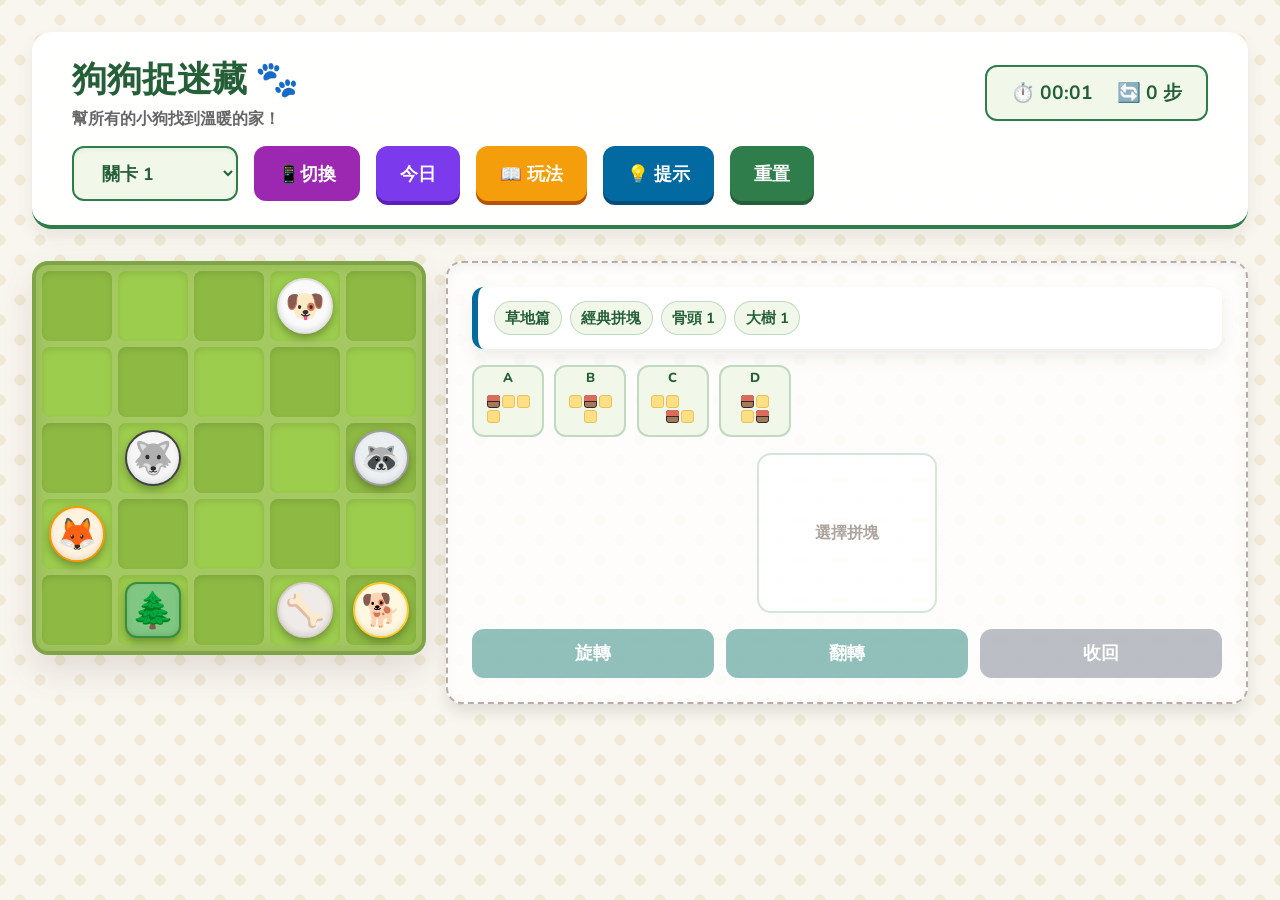
<file: index.html>
<!DOCTYPE html>
<html lang="zh-TW">
<head>
    <meta charset="UTF-8">
    <meta name="viewport" content="width=device-width, initial-scale=1.0, maximum-scale=1.0, user-scalable=no">
    <title>狗狗捉迷藏 | Puppy Hide and Seek</title>
    <link rel="stylesheet" href="style.css">
    <link href="https://fonts.googleapis.com/css2?family=Fredoka:wght@400;600&family=Nunito:wght@400;700&display=swap" rel="stylesheet">
</head>
<body>
    <div class="game-wrapper">
        <header>
            <div class="title-container">
                <h1>狗狗捉迷藏 🐾</h1>
                <p>幫所有的小狗找到溫暖的家！</p>
            </div>
            
            <div class="stats-board">
                <div class="stat"><span class="icon">⏱️</span> <span id="time-display">00:00</span></div>
                <div class="stat"><span class="icon">🔄</span> <span id="moves-display">0</span> 步</div>
            </div>

            <div class="controls">
                <div class="select-wrapper">
                    <select id="level-select">
                        <!-- JS 將自動填入關卡 -->
                    </select>
                </div>
                <button id="toggle-mode-btn" class="btn" style="background: #9c27b0; color: white;" title="切換手機/電腦視圖">📱切換</button>
                <button id="daily-btn" class="btn challenge" title="跳到今日挑戰關卡">今日</button>
                <button id="instructions-btn" class="btn guide" type="button">📖 玩法</button>
                <button id="solve-btn" class="btn hint">💡 提示</button>
                <button id="reset-btn" class="btn primary">重置</button>
            </div>
        </header>
        
        <main class="game-area">
            <section class="play-section" aria-label="遊戲操作區">
                <div class="board-section">
                    <div id="board" class="board"></div>
                </div>

                <div class="piece-control-panel">
                    <div id="level-summary" class="level-summary" aria-live="polite"></div>
                    <div id="pieces-tray" class="piece-picker" aria-label="拼塊選擇列"></div>
                    <div class="active-piece-panel">
                        <div id="active-piece-slot" class="active-piece-slot"></div>
                        <div class="piece-actions">
                            <button id="rotate-piece-btn" class="btn piece-action" type="button">旋轉</button>
                            <button id="flip-piece-btn" class="btn piece-action" type="button">翻轉</button>
                            <button id="recall-piece-btn" class="btn piece-action muted" type="button">收回</button>
                        </div>
                    </div>
                </div>
            </section>
        </main>
        
        <div id="victory-modal" class="modal">
            <div class="modal-content">
                <div class="confetti">🎉</div>
                <h2>挑戰成功！</h2>
                <div class="stars-container" id="victory-stars">
                    <span class="star">⭐</span>
                    <span class="star">⭐</span>
                    <span class="star">⭐</span>
                </div>
                <p>耗時: <span id="vic-time"></span> | 步數: <span id="vic-moves"></span></p>
                <p id="vic-msg" style="color: #666; font-size: 0.9rem; margin-bottom: 1rem;"></p>
                <div id="victory-badges" class="victory-badges"></div>
                <button id="next-level-btn" class="btn success">前往下一關</button>
            </div>
        </div>
        <div id="solution-modal" class="modal">
            <div class="modal-content" style="border-top: 10px solid #03A9F4; transform: scale(1);">
                <h2 id="hint-modal-title">💡 關卡提示</h2>
                <p id="hint-text">先觀察小狗、骨頭與大樹的位置，再決定哪一塊最受限制。</p>
                <div id="solution-board-container" style="margin: 2rem auto; display: flex; justify-content: center;"></div>
                <button id="close-solution-btn" class="btn primary">我知道了！繼續挑戰</button>
            </div>
        </div>
        <div id="instructions-modal" class="modal">
            <div class="modal-content guide-modal-content">
                <h2>📖 玩法說明</h2>
                <div class="rule-card-grid">
                    <div class="rule-card">
                        <span class="rule-icon">🏠</span>
                        <div><b>房子</b><span>必須蓋在小狗上。</span></div>
                    </div>
                    <div class="rule-card">
                        <span class="rule-icon">🐾</span>
                        <div><b>路徑</b><span>絕對不能蓋到小狗。</span></div>
                    </div>
                    <div class="rule-card">
                        <span class="rule-icon">🦴</span>
                        <div><b>骨頭</b><span>必須被路徑蓋住。</span></div>
                    </div>
                    <div class="rule-card">
                        <span class="rule-icon">🌲</span>
                        <div><b>大樹</b><span>不能被任何東西蓋住。</span></div>
                    </div>
                    <div class="rule-card">
                        <span class="rule-icon">🌷</span>
                        <div><b>花圃 / 泥地</b><span>花圃不能被路徑蓋住，泥地不能被房子蓋住。</span></div>
                    </div>
                    <div class="rule-card">
                        <span class="rule-icon">🕳️</span>
                        <div><b>地洞 / 柵欄</b><span>地洞要對準拼塊空洞，柵欄不能被蓋住。</span></div>
                    </div>
                    <div class="rule-card">
                        <span class="rule-icon">🔗</span>
                        <div><b>大師篇</b><span>所有路徑必須互相連通。</span></div>
                    </div>
                    <div class="rule-card rule-card-wide">
                        <span class="rule-icon">☝️</span>
                        <div><b>操作</b><span>點縮小拼塊進入擺盤；可旋轉、翻轉，再點底盤格或拖曳放置。一次只能操作一塊。</span></div>
                    </div>
                </div>
                <button id="close-instructions-btn" class="btn primary">開始挑戰</button>
            </div>
        </div>
        <div id="assistive-status" class="sr-only" aria-live="polite"></div>
    </div>
    <script src="levels.js"></script>
    <script src="game.js"></script>
</body>
</html>
</file>
<file: style.css>
:root {
    --primary: #2F7D4A;
    --primary-dark: #255F38;
    --board-bg: #8EBA43;
    --board-border: #A5C962;
    --path-color: #FFDF85;
    --path-border: #E8C15A;
    --house-color: #A37B5C;
    --house-roof: #D96C5C;
    --bg-color: #F9F6F0;
    --text-main: #5C4A3D;
    --shadow: 0 8px 16px rgba(92, 74, 61, 0.1);
    --cell-size: 70px;
    --gap: 6px;
}

* {
    box-sizing: border-box;
    margin: 0;
    padding: 0;
    user-select: none;
}

body {
    font-family: 'Nunito', 'Segoe UI', sans-serif;
    background-color: var(--bg-color);
    background-image: radial-gradient(#F0EAD6 20%, transparent 20%), radial-gradient(#F0EAD6 20%, transparent 20%);
    background-position: 0 0, 20px 20px;
    background-size: 40px 40px;
    color: var(--text-main);
    display: flex;
    justify-content: center;
    padding: 2rem;
    min-height: 100vh;
    overflow-x: hidden;
}

.game-wrapper {
    max-width: 1220px;
    width: 100%;
    display: flex;
    flex-direction: column;
    gap: 2rem;
}

header {
    display: flex;
    justify-content: space-between;
    align-items: center;
    flex-wrap: wrap;
    gap: 1rem;
    background: rgba(255, 255, 255, 0.95);
    padding: 1.5rem 2.5rem;
    border-radius: 20px;
    box-shadow: var(--shadow);
    border-bottom: 4px solid var(--primary);
    backdrop-filter: blur(10px);
}

.stats-board {
    display: flex;
    gap: 1.5rem;
    background: #F1F8E9;
    padding: 0.8rem 1.5rem;
    border-radius: 12px;
    border: 2px solid var(--primary);
    font-weight: 700;
    color: var(--primary-dark);
    font-size: 1.2rem;
}

.title-container h1 {
    font-family: 'Fredoka', sans-serif;
    color: var(--primary-dark);
    font-size: 2.2rem;
    margin-bottom: 0.3rem;
}

.title-container p {
    color: #666;
    font-weight: 600;
}

.controls {
    display: flex;
    flex-wrap: wrap;
    gap: 1rem;
}

select, .btn {
    font-family: 'Nunito', sans-serif;
    font-size: 1.1rem;
    padding: 0.8rem 1.5rem;
    border-radius: 12px;
    border: none;
    cursor: pointer;
    font-weight: bold;
    transition: all 0.2s cubic-bezier(0.175, 0.885, 0.32, 1.275);
}

select {
    background: #F1F8E9;
    color: var(--primary-dark);
    border: 2px solid var(--primary);
    outline: none;
    box-shadow: inset 0 2px 4px rgba(0,0,0,0.05);
}

.btn.primary {
    background: var(--primary);
    color: white;
    box-shadow: 0 4px 0 var(--primary-dark);
}

.btn.primary:hover {
    transform: translateY(2px);
    box-shadow: 0 2px 0 var(--primary-dark);
}

.btn.primary:active {
    transform: translateY(4px);
    box-shadow: none;
}

.btn.hint {
    background: #0369A1;
    color: white;
    box-shadow: 0 4px 0 #024E78;
}

.btn.hint:hover {
    transform: translateY(2px);
    box-shadow: 0 2px 0 #024E78;
}

.btn.hint:active {
    transform: translateY(4px);
    box-shadow: none;
}

.btn.challenge {
    background: #7C3AED;
    color: white;
    box-shadow: 0 4px 0 #5B21B6;
}

.btn.challenge:hover {
    transform: translateY(2px);
    box-shadow: 0 2px 0 #5B21B6;
}

.btn.challenge:active {
    transform: translateY(4px);
    box-shadow: none;
}

.btn.guide {
    background: #F59E0B;
    color: white;
    box-shadow: 0 4px 0 #B45309;
}

.btn.guide:hover {
    transform: translateY(2px);
    box-shadow: 0 2px 0 #B45309;
}

.btn.guide:active {
    transform: translateY(4px);
    box-shadow: none;
}

.btn:focus-visible,
select:focus-visible,
.piece-selector:focus-visible,
.piece:focus-visible,
.board:focus-visible {
    outline: 4px solid #2F5F8F;
    outline-offset: 4px;
}

.game-area {
    display: grid;
    grid-template-columns: minmax(0, 1fr);
    gap: 1.25rem;
    align-items: start;
    justify-content: center;
}

.play-section {
    display: grid;
    grid-template-columns: max-content minmax(300px, 1fr);
    gap: 1.25rem;
    align-items: start;
    min-width: 0;
    justify-self: center;
    width: 100%;
}

:root.mobile-mode {
    --cell-size: clamp(44px, 15.5vw, 62px);
    --gap: clamp(4px, 1.2vw, 6px);
}
:root.mobile-mode body {
    padding: 0.75rem;
}
:root.mobile-mode header {
    padding: 1rem;
    flex-direction: column;
    align-items: stretch;
    text-align: center;
}
:root.mobile-mode .stats-board {
    justify-content: center;
    font-size: 1rem;
}
:root.mobile-mode .controls {
    justify-content: center;
}
:root.mobile-mode select,
:root.mobile-mode .btn {
    flex: 1 1 132px;
    min-height: 48px;
    padding: 0.75rem 0.9rem;
}
:root.mobile-mode .title-container h1 {
    font-size: 1.8rem;
}
:root.mobile-mode .cell {
    font-size: 1.8rem;
}
:root.mobile-mode .piece-block {
    font-size: 1.4rem;
}
:root.mobile-mode .dog-token {
    font-size: 1.5rem;
}
:root.mobile-mode .tree {
    font-size: 1.6rem;
}
:root.mobile-mode .flower,
:root.mobile-mode .mud,
:root.mobile-mode .hole,
:root.mobile-mode .fence {
    font-size: 1.4rem;
}
:root.mobile-mode .game-area {
    grid-template-columns: minmax(0, 1fr);
    gap: 1.25rem;
}
:root.mobile-mode .panel-section {
    flex-direction: column;
}

:root.mobile-mode .play-section {
    grid-template-columns: minmax(0, 1fr);
    justify-items: center;
}

:root.mobile-mode .piece-control-panel {
    width: 100%;
    padding: 0.85rem;
    gap: 0.75rem;
}

:root.mobile-mode .active-piece-panel {
    grid-template-columns: minmax(0, 1fr);
}

:root.mobile-mode .active-piece-slot {
    min-height: 148px;
}

:root.mobile-mode .piece-actions {
    grid-template-columns: repeat(3, minmax(0, 1fr));
}

:root.mobile-mode .piece-selector {
    width: 64px;
    min-height: 66px;
}

:root.mobile-mode .mini-piece-block {
    width: 11px;
    height: 11px;
}

:root.mobile-mode .level-summary {
    justify-content: center;
    padding: 0.75rem;
}

:root.mobile-mode .rule-card-grid {
    grid-template-columns: minmax(0, 1fr);
}

:root.mobile-mode .guide-modal-content {
    width: min(94vw, 560px);
    max-height: 84vh;
    padding: 1.25rem;
}

:root.mobile-mode .level-badge {
    font-size: 0.82rem;
    min-height: 30px;
}

:root.mobile-mode .victory-badge {
    font-size: 0.82rem;
    min-height: 30px;
}

.board-section {
    display: flex;
    justify-content: center;
    align-items: flex-start;
    min-width: 0;
}

.board {
    display: grid;
    grid-template-columns: repeat(5, var(--cell-size));
    grid-template-rows: repeat(5, var(--cell-size));
    gap: var(--gap);
    background: var(--board-border);
    padding: var(--gap);
    border-radius: 16px;
    box-shadow: 0 15px 35px rgba(92, 74, 61, 0.15), inset 0 0 20px rgba(0,0,0,0.1);
    border: 4px solid #7FA448;
    position: relative;
}

.cell {
    width: var(--cell-size);
    height: var(--cell-size);
    background: var(--board-bg);
    border-radius: 8px;
    display: flex;
    justify-content: center;
    align-items: center;
    font-size: 2.5rem;
    box-shadow: inset 0 3px 6px rgba(0,0,0,0.1);
    position: relative;
}

.cell.keyboard-target::after {
    content: '';
    position: absolute;
    inset: 6px;
    border: 4px solid #2F5F8F;
    border-radius: 8px;
    box-shadow: 0 0 0 3px rgba(255, 255, 255, 0.75);
    pointer-events: none;
    z-index: 30;
}

/* Checkered grass pattern */
.cell:nth-child(even) {
    background: #9DCD4D;
}

/* Dog styling */
.dog-token {
    width: 80%;
    height: 80%;
    background: white;
    border-radius: 50%;
    display: flex;
    justify-content: center;
    align-items: center;
    box-shadow: 0 4px 8px rgba(0,0,0,0.3), inset 0 -2px 5px rgba(0,0,0,0.1);
    font-size: 2rem;
    border: 2px solid rgba(0,0,0,0.1);
    z-index: 1;
}

.dog-1 { border-color: #E0E0E0; background: #FAFAFA; }
.dog-2 { border-color: #424242; background: #F5F5F5; }
.dog-3 { border-color: #9E9E9E; background: #ECEFF1; }
.dog-4 { border-color: #FF9800; background: #FFF3E0; }
.dog-5 { border-color: #FFCA28; background: #FFF8E1; }

.bone { border-color: #D7CCC8; background: #EFEBE9; color: #8D6E63; }
.tree { border-color: #388E3C; background: #81C784; font-size: 2.2rem; border-radius: 12px; }
.flower { border-color: #C2185B; background: #FCE4EC; color: #AD1457; font-size: 2rem; }
.mud { border-color: #6D4C41; background: #8D6E63; color: #FBE9E7; font-size: 1.8rem; border-radius: 10px; }
.hole { border-color: #374151; background: #6B7280; color: #F9FAFB; font-size: 1.8rem; }
.fence { border-color: #92400E; background: #FDE68A; color: #78350F; font-size: 1.8rem; border-radius: 10px; }

.panel-section {
    display: flex;
    flex-direction: column;
    gap: 1.5rem;
    min-width: 0;
}

.instructions {
    min-width: 0;
}

.instructions h3 {
    margin-bottom: 0.8rem;
    color: var(--primary-dark);
    font-size: 1.3rem;
}

.rule-card-grid {
    display: grid;
    grid-template-columns: repeat(2, minmax(0, 1fr));
    gap: 0.75rem;
}

.rule-card {
    display: grid;
    grid-template-columns: 38px minmax(0, 1fr);
    gap: 0.65rem;
    align-items: start;
    min-height: 86px;
    padding: 0.85rem;
    background: rgba(255, 255, 255, 0.95);
    border: 1px solid rgba(47, 125, 74, 0.16);
    border-left: 4px solid #FFCA28;
    border-radius: 8px;
    box-shadow: var(--shadow);
}

.rule-card-wide {
    grid-column: 1 / -1;
}

.rule-card > .rule-icon {
    width: 38px;
    height: 38px;
    border-radius: 8px;
    background: #F1F8E9;
    border: 1px solid rgba(47, 125, 74, 0.22);
    display: flex;
    align-items: center;
    justify-content: center;
    font-size: 1.35rem;
}

.rule-card b {
    display: block;
    color: var(--primary-dark);
    font-size: 0.96rem;
    line-height: 1.2;
    margin-bottom: 0.25rem;
}

.rule-card div span {
    display: block;
    color: #444;
    font-size: 0.86rem;
    line-height: 1.45;
}

.level-summary {
    display: flex;
    flex-wrap: wrap;
    gap: 0.5rem;
    align-items: center;
    background: rgba(255, 255, 255, 0.9);
    border-left: 6px solid #0369A1;
    border-radius: 12px;
    padding: 0.85rem 1rem;
    box-shadow: var(--shadow);
}

.level-badge {
    display: inline-flex;
    align-items: center;
    min-height: 34px;
    padding: 0.35rem 0.65rem;
    border-radius: 999px;
    background: #F1F8E9;
    border: 1px solid rgba(47, 125, 74, 0.25);
    color: var(--primary-dark);
    font-weight: 700;
    font-size: 0.92rem;
    white-space: nowrap;
}

.piece-control-panel {
    background: rgba(255, 255, 255, 0.8);
    padding: 1.5rem;
    border-radius: 16px;
    box-shadow: inset 0 4px 10px rgba(0,0,0,0.05), 0 8px 16px rgba(0,0,0,0.1);
    border: 2px dashed #BCAAA4;
    display: flex;
    flex-direction: column;
    gap: 1rem;
    position: relative;
    overflow: visible;
    min-width: 0;
}

.piece-picker {
    display: flex;
    flex-wrap: wrap;
    gap: 0.65rem;
    align-items: flex-start;
}

.piece-selector {
    width: 72px;
    min-height: 72px;
    padding: 0.35rem;
    border: 2px solid rgba(47, 125, 74, 0.25);
    border-radius: 12px;
    background: #F1F8E9;
    color: var(--primary-dark);
    font-family: 'Nunito', sans-serif;
    font-weight: 800;
    cursor: pointer;
    display: grid;
    grid-template-rows: auto 1fr;
    justify-items: center;
    align-items: center;
    position: relative;
    gap: 0.25rem;
}

.piece-selector.active {
    background: #DBEAFE;
    border-color: #2563EB;
    color: #1E3A8A;
}

.piece-selector.placed {
    background: #ECFDF5;
    border-color: #10B981;
}

.piece-selector.locked {
    opacity: 0.45;
    cursor: not-allowed;
}

.piece-selector-label {
    font-size: 0.82rem;
    line-height: 1;
}

.piece-selector-icon {
    display: flex;
    flex-direction: column;
    align-items: center;
    justify-content: center;
}

.mini-piece-row {
    display: flex;
}

.mini-piece-block {
    width: 13px;
    height: 13px;
    margin: 1px;
    border-radius: 3px;
    display: inline-block;
}

.mini-path {
    background: var(--path-color);
    border: 1px solid var(--path-border);
}

.mini-house {
    background: var(--house-color);
    border: 1px solid #3E2723;
    position: relative;
}

.mini-house::before {
    content: '';
    position: absolute;
    top: -1px;
    left: -1px;
    right: -1px;
    height: 50%;
    background: var(--house-roof);
    border-bottom: 1px solid #3E2723;
    border-radius: 3px 3px 0 0;
}

.mini-empty {
    background: transparent;
    border: 1px solid transparent;
}

.piece-selector-check {
    position: absolute;
    right: 5px;
    top: 4px;
    color: #047857;
    font-size: 0.95rem;
    font-weight: 900;
}

.active-piece-panel {
    display: grid;
    grid-template-columns: minmax(0, 1fr);
    gap: 1rem;
    align-items: stretch;
}

.active-piece-slot {
    position: relative;
    width: min(100%, var(--active-slot-width, 180px));
    min-width: 0;
    min-height: var(--active-slot-height, 160px);
    justify-self: center;
    background: rgba(255,255,255,0.75);
    border: 2px solid rgba(47, 125, 74, 0.2);
    border-radius: 14px;
    display: flex;
    align-items: center;
    justify-content: center;
    overflow: visible;
}

.active-piece-slot.empty::after {
    content: '選擇拼塊';
    color: rgba(92, 74, 61, 0.5);
    font-weight: 800;
}

.piece-actions {
    grid-column: 1 / -1;
    display: grid;
    grid-template-columns: repeat(3, minmax(0, 1fr));
    gap: 0.75rem;
}

.btn.piece-action {
    background: #0F766E;
    color: white;
    box-shadow: 0 4px 0 #115E59;
}

.btn.piece-action.muted {
    background: #6B7280;
    box-shadow: 0 4px 0 #4B5563;
}

.btn.piece-action:disabled {
    opacity: 0.45;
    cursor: not-allowed;
    transform: none;
    box-shadow: none;
}

.piece {
    position: absolute;
    cursor: grab;
    filter: drop-shadow(0 8px 12px rgba(0,0,0,0.3));
    transition: transform 0.2s cubic-bezier(0.175, 0.885, 0.32, 1.275), filter 0.2s;
    z-index: 10;
    touch-action: none; /* 防止手機滑動干擾拖曳 */
}

.piece:hover {
    filter: drop-shadow(0 12px 18px rgba(0,0,0,0.4));
    transform: scale(1.02);
}

.piece.placed:hover {
    filter: none;
    transform: none;
}

.piece:active {
    cursor: grabbing;
    z-index: 100;
    filter: drop-shadow(0 15px 25px rgba(0,0,0,0.5));
    transform: scale(1.05);
}

.piece.placed {
    cursor: pointer;
    filter: none;
    z-index: 8;
    transform: none;
}

.piece.keyboard-selected {
    filter: drop-shadow(0 0 0.75rem rgba(47, 95, 143, 0.8)) drop-shadow(0 10px 14px rgba(0,0,0,0.35));
}

.piece.invalid-placement {
    animation: shake 0.25s ease;
}

.piece-row {
    display: flex;
}

.piece-block {
    width: var(--cell-size);
    height: var(--cell-size);
    margin: calc(var(--gap) / 2);
    border-radius: 8px;
    display: flex;
    justify-content: center;
    align-items: center;
    font-size: 1.8rem;
    box-sizing: border-box;
    position: relative;
}

.block-path {
    background: var(--path-color);
    border: 3px solid var(--path-border);
    box-shadow: inset 0 2px 5px rgba(255,255,255,0.6), inset 0 -3px 5px rgba(0,0,0,0.1);
}

.piece.placed .block-path {
    box-shadow: inset 0 1px 3px rgba(255,255,255,0.45), inset 0 -2px 3px rgba(0,0,0,0.08);
}

.block-path::after {
    content: '🐾';
    opacity: 0.7;
    font-size: 1.5rem;
    filter: sepia(1) hue-rotate(-30deg) saturate(3) opacity(0.5);
}

.block-house {
    background: var(--house-color);
    border: 3px solid #3E2723;
    box-shadow: inset 0 2px 5px rgba(255,255,255,0.2), 0 4px 8px rgba(0,0,0,0.4);
    overflow: hidden;
    z-index: 5;
}

.piece.placed .block-house {
    box-shadow: inset 0 2px 4px rgba(255,255,255,0.18);
}

.block-house::before {
    content: '';
    position: absolute;
    top: -3px; left: -3px; right: -3px;
    height: 55%;
    background: var(--house-roof);
    border-bottom: 4px solid #3E2723;
    border-radius: 6px 6px 0 0;
    box-shadow: inset 0 3px 5px rgba(255,255,255,0.3);
}

/* Door for house */
.block-house::after {
    content: '';
    position: absolute;
    bottom: 0;
    left: 50%;
    transform: translateX(-50%);
    width: 30%;
    height: 35%;
    background: #3E2723;
    border-radius: 10px 10px 0 0;
}

.block-empty {
    background: transparent;
}

.modal {
    display: none;
    position: fixed;
    top: 0; left: 0; right: 0; bottom: 0;
    padding: 1rem;
    background: rgba(0,0,0,0.6);
    backdrop-filter: blur(5px);
    justify-content: center;
    align-items: center;
    z-index: 1000;
}

.modal.active {
    display: flex;
    animation: fadeIn 0.3s ease;
}

.modal-content {
    background: white;
    padding: 3rem;
    border-radius: 24px;
    text-align: center;
    box-shadow: 0 20px 40px rgba(0,0,0,0.3);
    transform: scale(0.9);
    animation: popIn 0.5s cubic-bezier(0.175, 0.885, 0.32, 1.275) forwards;
    border-top: 10px solid #FF9800;
}

.guide-modal-content {
    width: min(92vw, 760px);
    max-height: 88vh;
    overflow-y: auto;
    text-align: left;
}

.guide-modal-content h2 {
    text-align: center;
}

.guide-modal-content .rule-card-grid {
    margin-bottom: 1.5rem;
}

.guide-modal-content .btn {
    display: block;
    margin: 0 auto;
}

.stars-container {
    font-size: 3rem;
    margin: 1rem 0;
    display: flex;
    justify-content: center;
    gap: 0.5rem;
}

.victory-badges {
    display: flex;
    justify-content: center;
    flex-wrap: wrap;
    gap: 0.5rem;
    margin: 0.5rem 0 1.25rem;
}

.victory-badge {
    display: inline-flex;
    align-items: center;
    min-height: 34px;
    padding: 0.35rem 0.75rem;
    border-radius: 999px;
    background: #FFF7ED;
    border: 1px solid #FDBA74;
    color: #9A3412;
    font-weight: 800;
    font-size: 0.95rem;
}

.star {
    opacity: 0.2;
    filter: grayscale(100%);
    transition: all 0.5s cubic-bezier(0.175, 0.885, 0.32, 1.275);
    transform: scale(0.5);
}

.star.active {
    opacity: 1;
    filter: grayscale(0%);
    transform: scale(1);
}

.confetti {
    font-size: 5rem;
    margin-bottom: 1rem;
    animation: bounce 1s infinite alternate;
}

.modal h2 {
    color: var(--primary-dark);
    font-size: 2.5rem;
    margin-bottom: 1rem;
    font-family: 'Fredoka', sans-serif;
}

.modal p {
    font-size: 1.2rem;
    color: #555;
    margin-bottom: 2rem;
}

.btn.success {
    background: #B45309;
    color: white;
    font-size: 1.3rem;
    padding: 1rem 2.5rem;
    border-radius: 16px;
    box-shadow: 0 5px 0 #7C2D12;
}

.btn.success:hover {
    transform: translateY(2px);
    box-shadow: 0 3px 0 #7C2D12;
}

.btn.success:active {
    transform: translateY(5px);
    box-shadow: none;
}

@keyframes fadeIn {
    from { opacity: 0; }
    to { opacity: 1; }
}

@keyframes popIn {
    to { transform: scale(1); }
}

@keyframes bounce {
    from { transform: translateY(0); }
    to { transform: translateY(-15px); }
}

@keyframes shake {
    0%, 100% { transform: translateX(0); }
    25% { transform: translateX(-6px); }
    75% { transform: translateX(6px); }
}

.sr-only {
    position: absolute;
    width: 1px;
    height: 1px;
    padding: 0;
    margin: -1px;
    overflow: hidden;
    clip: rect(0, 0, 0, 0);
    white-space: nowrap;
    border: 0;
}

#solution-board-container .board {
    transform: scale(0.6);
    transform-origin: center;
    margin: -80px 0;
}

#solution-board-container .piece {
    position: absolute;
    filter: none !important;
}

#solution-board-container .block-path {
    background: #FFDF85;
}

#solution-board-container .block-house {
    z-index: 20;
}

@media (max-width: 1050px) {
    body {
        padding: 1rem;
    }

    .game-wrapper {
        max-width: 720px;
    }

    .game-area {
        grid-template-columns: minmax(0, 1fr);
    }

    .play-section {
        grid-template-columns: minmax(0, 1fr);
        justify-items: center;
    }

    .piece-control-panel {
        width: 100%;
        max-width: 560px;
    }

    .board-section {
        order: 1;
    }

    .panel-section {
        order: 2;
    }
}
</file>
